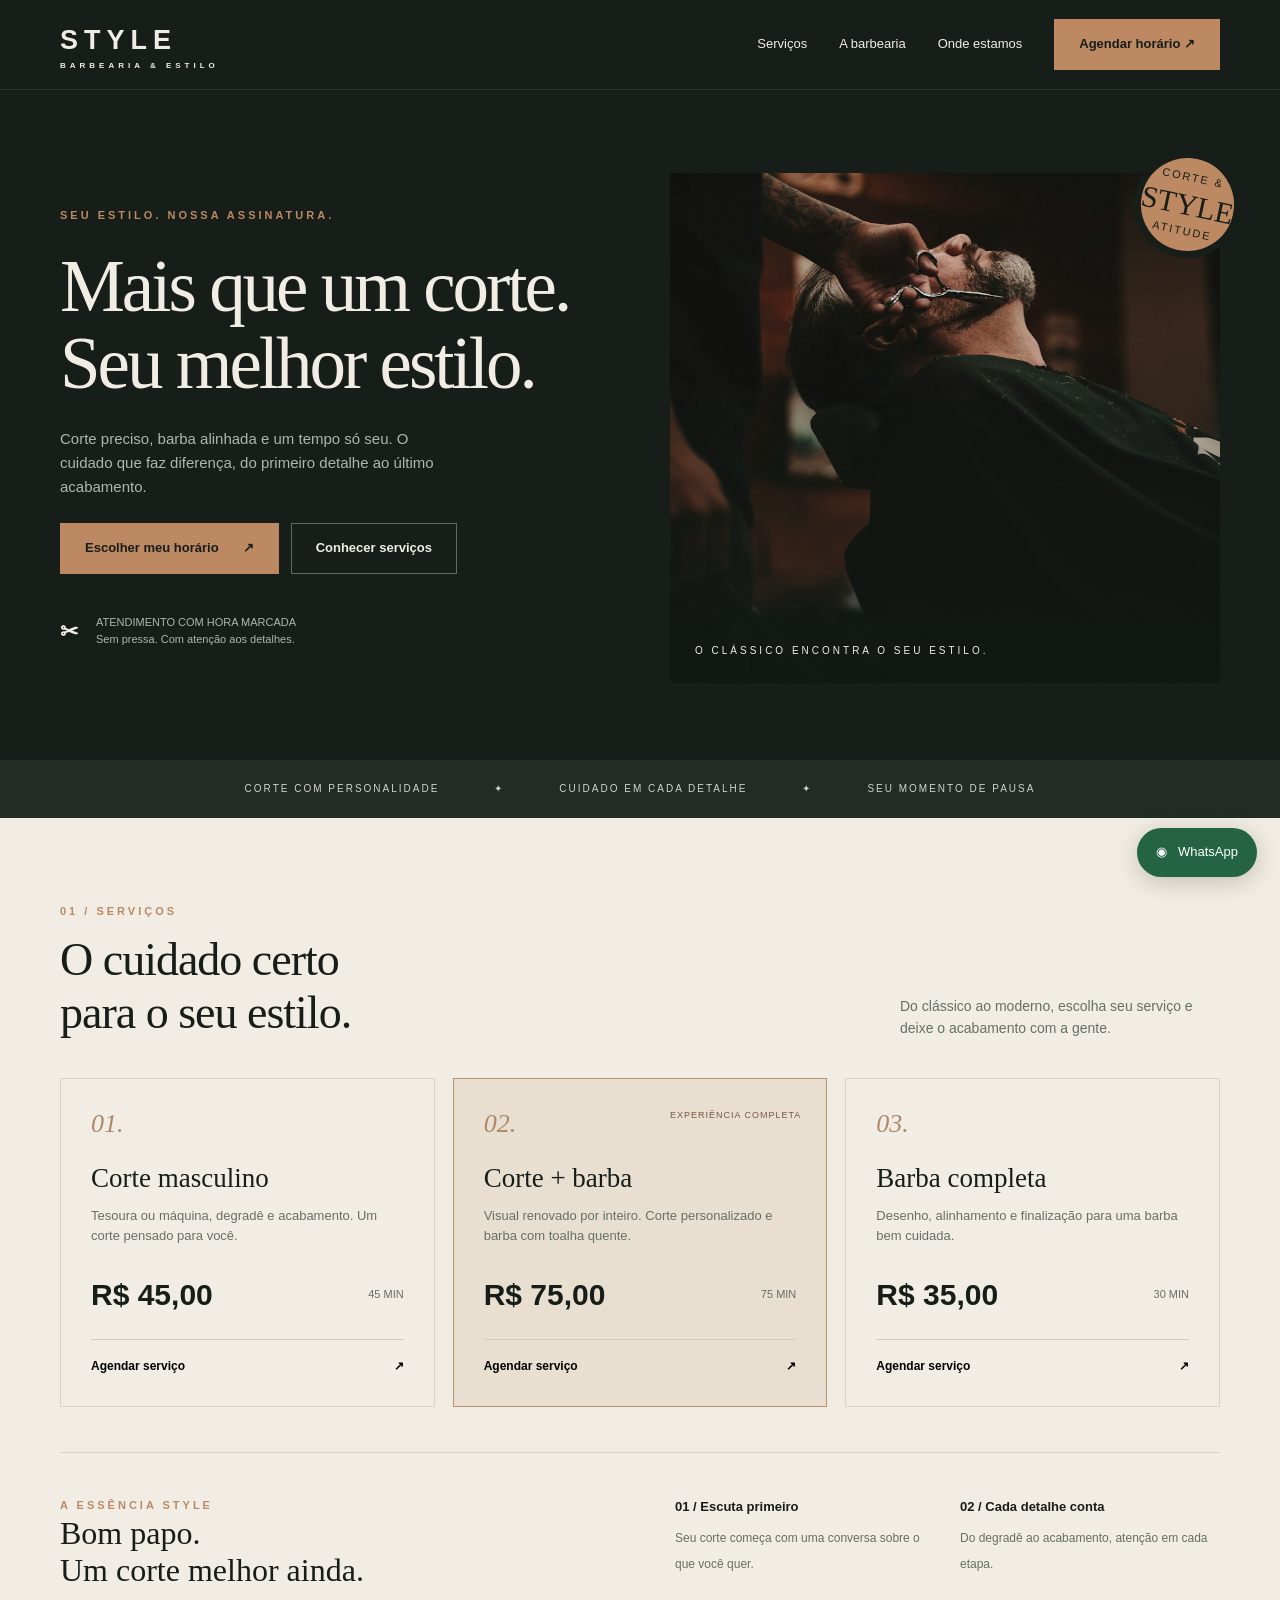
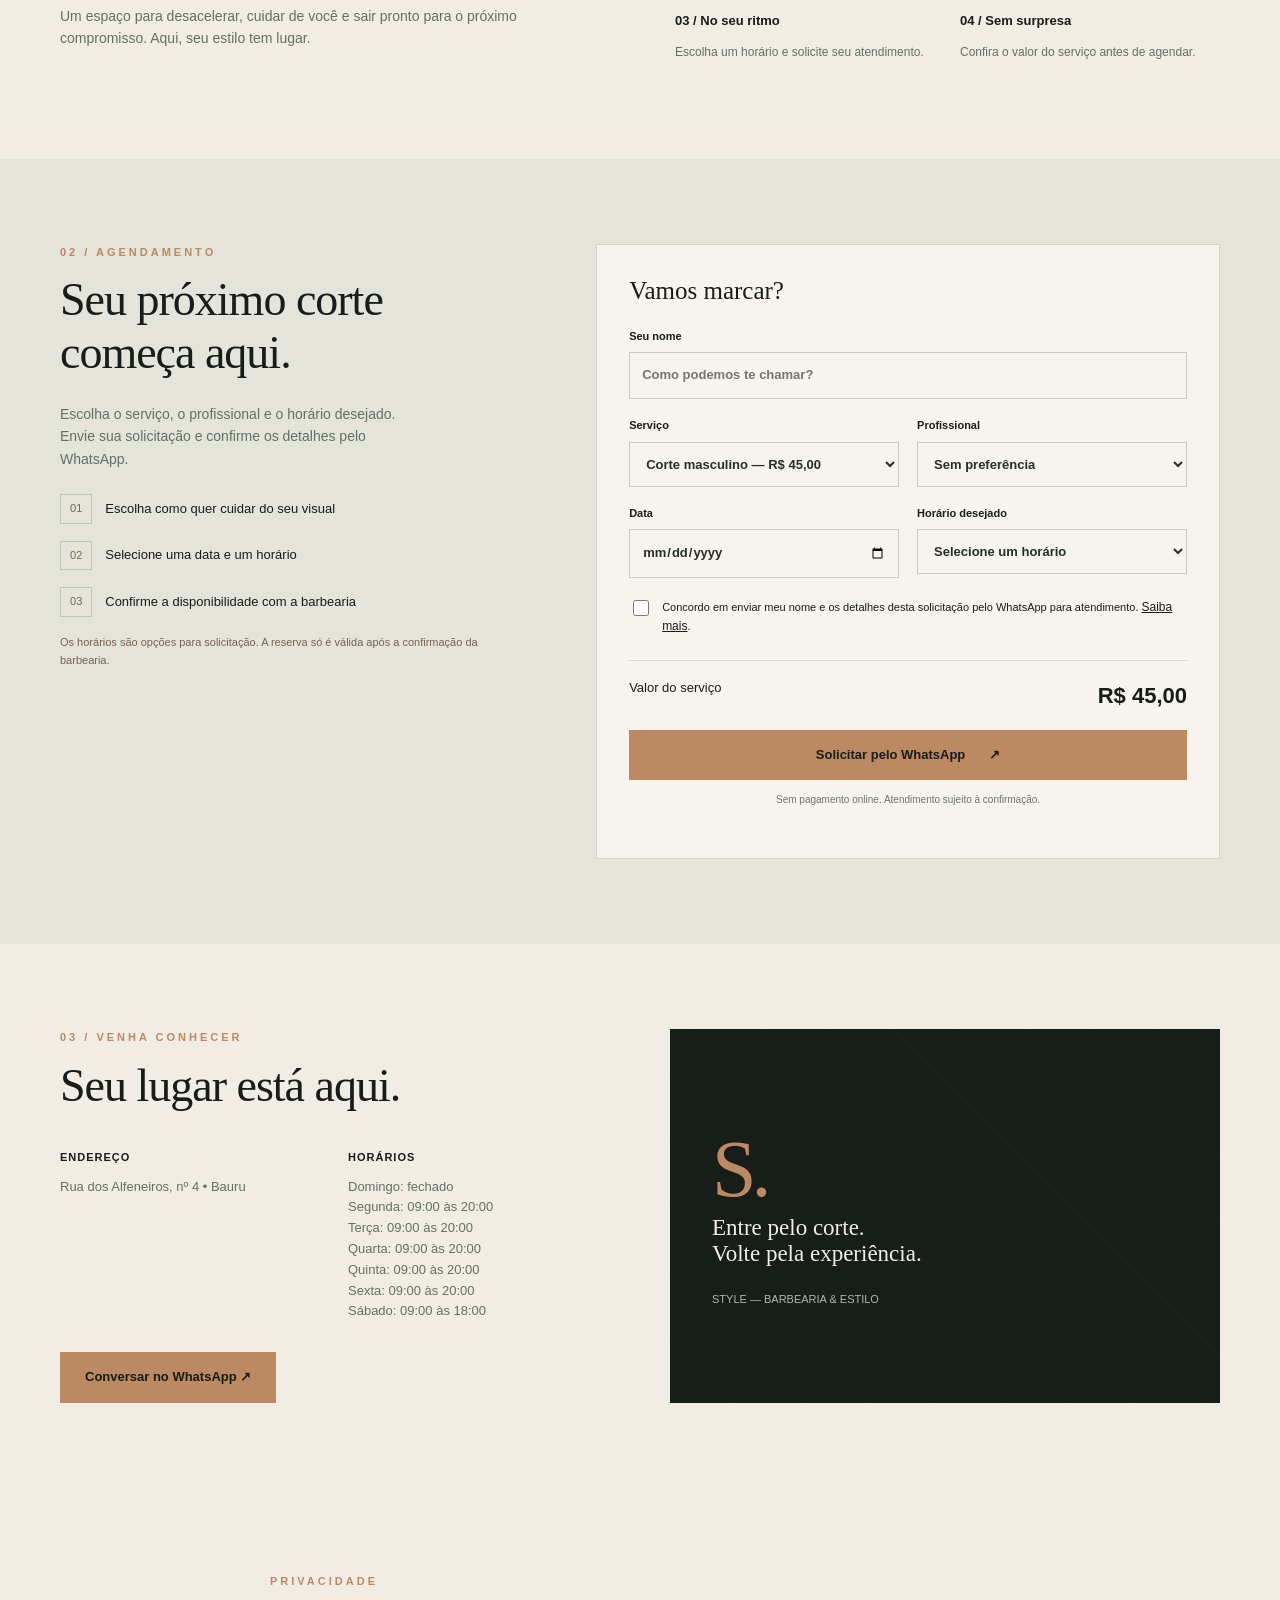
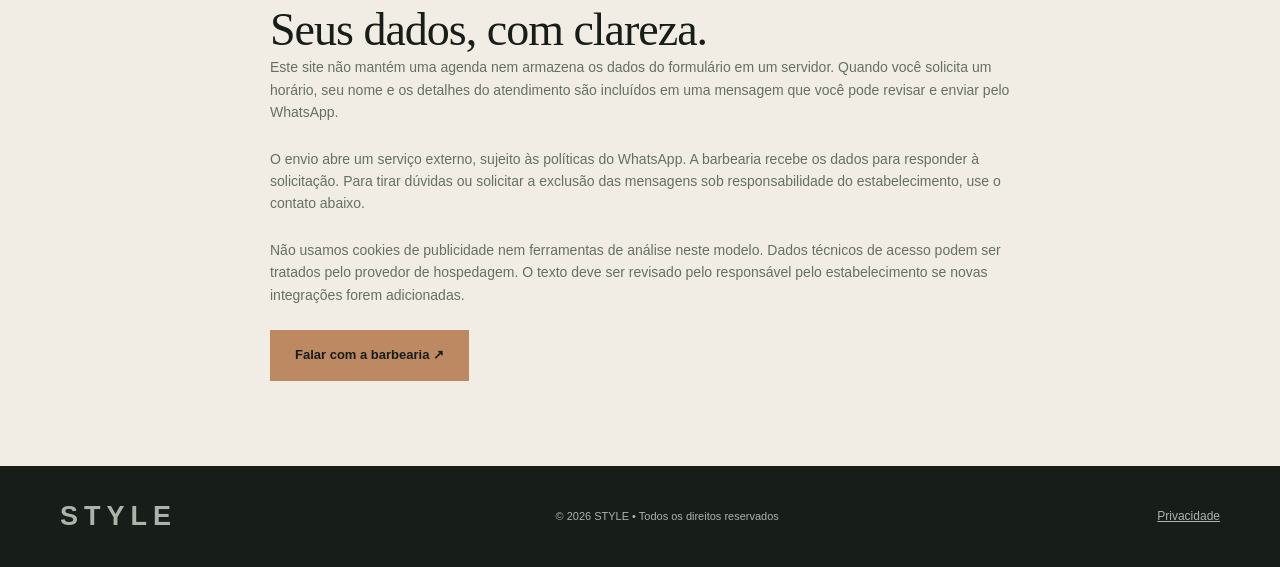
<file: index.html>
<!DOCTYPE html><html lang="pt-BR"><head><meta charset="UTF-8"><meta name="viewport" content="width=device-width, initial-scale=1"><meta name="description" content="STYLE Barbearia: cortes, barba e cuidado masculino. Escolha seu serviço e solicite um horário pelo WhatsApp."><title>STYLE — Barbearia & estilo</title><link rel="icon" href="data:image/svg+xml,%3Csvg xmlns='http://www.w3.org/2000/svg' viewBox='0 0 80 80'%3E%3Crect width='80' height='80' rx='18' fill='%231c211e'/%3E%3Ctext x='20' y='58' font-size='58' fill='%23c99870'%3EB%3C/text%3E%3C/svg%3E"><link rel="stylesheet" href="styles.css"></head><body>
<a class="skip" href="#conteudo">Pular para o conteúdo</a><header><div class="nav"><a class="logo" href="#inicio" aria-label="STYLE início"><span data-brand>STYLE</span><small data-tagline>BARBEARIA & ESTILO</small></a><nav class="links" aria-label="Menu principal"><a href="#servicos">Serviços</a><a href="#sobre">A barbearia</a><a href="#contato">Onde estamos</a><a class="btn" href="#agendar">Agendar horário ↗</a></nav></div></header>
<main id="conteudo"><section class="hero" id="inicio"><div class="hero-inner"><div><div class="eyebrow">Seu estilo. Nossa assinatura.</div><h1 class="hero-title" id="hero-title">Mais que um corte.<br><em>Seu melhor estilo.</em></h1><p class="intro" id="intro">Corte preciso, barba alinhada e um tempo só seu. O cuidado que faz diferença, do primeiro detalhe ao último acabamento.</p><div class="actions"><a class="btn" href="#agendar">Escolher meu horário <span>↗</span></a><a class="btn outline" href="#servicos">Conhecer serviços</a></div><div class="hero-note"><b>✂</b><span>ATENDIMENTO COM HORA MARCADA<br>Sem pressa. Com atenção aos detalhes.</span></div></div><div class="photo" role="img" aria-label="Barbeiro aparando a barba de um cliente"><div class="stamp">CORTE &<b data-brand>STYLE</b>ATITUDE</div><div class="caption">O CLÁSSICO ENCONTRA O SEU ESTILO.</div></div></div></section><div class="strip"><span>CORTE COM PERSONALIDADE</span><span>✦</span><span>CUIDADO EM CADA DETALHE</span><span>✦</span><span>SEU MOMENTO DE PAUSA</span></div>
<section class="section" id="servicos"><div class="heading"><div><div class="eyebrow">01 / Serviços</div><h2>O cuidado certo<br>para o seu estilo.</h2></div><p>Do clássico ao moderno, escolha seu serviço e deixe o acabamento com a gente.</p></div><div class="services" id="services"></div><div class="about" id="sobre"><div><div class="eyebrow">A essência <span data-brand>STYLE</span></div><h3>Bom papo.<br>Um corte melhor ainda.</h3><p id="about-text">Um espaço para desacelerar, cuidar de você e sair pronto para o próximo compromisso. Aqui, seu estilo tem lugar.</p></div><div class="values"><div><b>01 / Escuta primeiro</b><span>Seu corte começa com uma conversa sobre o que você quer.</span></div><div><b>02 / Cada detalhe conta</b><span>Do degradê ao acabamento, atenção em cada etapa.</span></div><div><b>03 / No seu ritmo</b><span>Escolha um horário e solicite seu atendimento.</span></div><div><b>04 / Sem surpresa</b><span>Confira o valor do serviço antes de agendar.</span></div></div></div></section>
<section class="booking-wrap" id="agendar"><div class="section booking"><div><div class="eyebrow">02 / Agendamento</div><h2>Seu próximo corte<br>começa aqui.</h2><p>Escolha o serviço, o profissional e o horário desejado. Envie sua solicitação e confirme os detalhes pelo WhatsApp.</p><ol class="steps"><li>Escolha como quer cuidar do seu visual</li><li>Selecione uma data e um horário</li><li>Confirme a disponibilidade com a barbearia</li></ol><div class="notice">Os horários são opções para solicitação. A reserva só é válida após a confirmação da barbearia.</div></div><form id="booking"><h3 class="form-title">Vamos marcar?</h3><div class="fields"><label class="full">Seu nome<input id="name" placeholder="Como podemos te chamar?" required maxlength="80" autocomplete="name"></label><label>Serviço<select id="service" required></select></label><label>Profissional<select id="professional" required></select></label><label>Data<input type="date" id="date" required></label><label>Horário desejado<select id="time" required></select></label></div><label class="checkbox-label"><input id="consent" type="checkbox" required><span>Concordo em enviar meu nome e os detalhes desta solicitação pelo WhatsApp para atendimento. <a href="#privacidade" class="secondary-link">Saiba mais</a>.</span></label><div class="summary"><span>Valor do serviço</span><strong id="total"></strong></div><button class="btn" type="submit">Solicitar pelo WhatsApp <span>↗</span></button><p class="fine">Sem pagamento online. Atendimento sujeito à confirmação.</p><div id="status" class="status" role="status" aria-live="polite"></div></form></div></section>
<section class="section visit" id="contato"><div><div class="eyebrow">03 / Venha conhecer</div><h2>Seu lugar está aqui.</h2><div class="contact-grid" id="contact-info"></div><button class="btn" id="contact">Conversar no WhatsApp ↗</button></div><div class="place"><div class="big" id="initial">B.</div><p>Entre pelo corte.<br>Volte pela experiência.</p><small><span data-brand>STYLE</span> — <span data-tagline>BARBEARIA & ESTILO</span></small></div></section><section class="section privacy" id="privacidade"><div class="eyebrow">Privacidade</div><h2>Seus dados, com clareza.</h2><p>Este site não mantém uma agenda nem armazena os dados do formulário em um servidor. Quando você solicita um horário, seu nome e os detalhes do atendimento são incluídos em uma mensagem que você pode revisar e enviar pelo WhatsApp.</p><p>O envio abre um serviço externo, sujeito às políticas do WhatsApp. A barbearia recebe os dados para responder à solicitação. Para tirar dúvidas ou solicitar a exclusão das mensagens sob responsabilidade do estabelecimento, use o contato abaixo.</p><p>Não usamos cookies de publicidade nem ferramentas de análise neste modelo. Dados técnicos de acesso podem ser tratados pelo provedor de hospedagem. O texto deve ser revisado pelo responsável pelo estabelecimento se novas integrações forem adicionadas.</p><button class="btn" id="privacy-contact">Falar com a barbearia ↗</button></section></main><footer><div class="footer-inner"><a class="logo" href="#inicio" data-brand>STYLE</a><span>© <span id="year"></span> <span data-brand>STYLE</span> • Todos os direitos reservados</span><a href="#privacidade" class="secondary-link">Privacidade</a></div></footer><button class="wa" id="floating">◉ &nbsp; WhatsApp</button>

<script src="config.js"></script><script src="schedule.js"></script><script src="app.js"></script></body></html>
</file>
<file: styles.css>
:root{--bg:#171d19;--cream:#f2ede4;--accent:#bc8962;--muted:#afb5af}*{box-sizing:border-box}html{scroll-behavior:smooth;scroll-padding-top:90px}body{margin:0;background:var(--cream);color:var(--bg);font:16px/1.6 Arial,sans-serif}button,input,select{font:inherit}button,a{touch-action:manipulation}a{color:inherit;text-decoration:none}button{cursor:pointer}header{background:var(--bg);color:var(--cream);position:sticky;top:0;z-index:10;border-bottom:1px solid #ffffff19}.nav{max-width:1220px;margin:auto;display:flex;align-items:center;justify-content:space-between;padding:19px 30px}.logo{font-weight:900;font-size:27px;letter-spacing:6px}.logo small{font-size:8px;display:block;letter-spacing:4px;line-height:1}.links{display:flex;gap:32px;align-items:center;font-size:13px}.btn{display:inline-flex;align-items:center;justify-content:center;gap:24px;background:var(--accent);border:1px solid var(--accent);padding:14px 24px;color:#171d19;font-weight:700;font-size:13px;transition:.2s}.btn:hover{background:#d7a57c;transform:translateY(-2px)}.outline{background:transparent;border-color:#ffffff55;color:var(--cream)}.hero{background:var(--bg);color:var(--cream);position:relative;overflow:hidden}.hero-inner{max-width:1220px;margin:auto;display:grid;grid-template-columns:1fr 1fr;min-height:670px;padding:70px 30px 65px;gap:60px;align-items:center}.eyebrow{text-transform:uppercase;font-size:11px;letter-spacing:3px;font-weight:700;color:var(--accent)}h1{font-family:Georgia,serif;font-weight:400;font-size:clamp(48px,5.7vw,78px);line-height:1.06;letter-spacing:-3px;margin:24px 0}h1 em{color:var(--accent);font-weight:400}p{margin:0 0 24px}.intro{max-width:400px;color:var(--muted);font-size:15px}.actions{display:flex;gap:12px;flex-wrap:wrap}.hero-note{display:flex;gap:18px;align-items:center;margin-top:40px;font-size:11px;color:var(--muted)}.hero-note b{color:var(--cream);font-size:22px}.photo{position:relative;height:510px;align-self:center;background:#353c33 url('assets/barbearia.jpg') center/cover}.photo:after{content:'';position:absolute;inset:0;background:linear-gradient(0deg,#111b16a8,transparent 70%)}.photo .caption{position:absolute;bottom:24px;left:25px;z-index:1;letter-spacing:3px;font-size:10px}.stamp{position:absolute;right:-21px;top:-22px;border-radius:50%;width:107px;height:107px;background:var(--accent);color:var(--bg);display:grid;place-content:center;text-align:center;transform:rotate(12deg);font:11px/1.8 Arial;letter-spacing:2px;border:7px solid var(--bg)}.stamp b{font:30px Georgia;letter-spacing:0}.strip{background:#232b25;color:#d1d4c9;display:flex;justify-content:center;gap:55px;padding:21px 25px;font-size:10px;letter-spacing:2px;text-align:center}.section{max-width:1220px;padding:85px 30px;margin:auto}.heading{display:flex;justify-content:space-between;align-items:end;gap:30px;margin-bottom:38px}h2{font:400 clamp(32px,4vw,46px)/1.15 Georgia;margin:13px 0 0;letter-spacing:-1px}.heading p{max-width:320px;color:#647064;font-size:14px;margin:0}.services{display:grid;grid-template-columns:repeat(3,1fr);gap:18px}.card{border:1px solid #d6d3c9;padding:30px;position:relative;display:flex;flex-direction:column;min-height:315px}.card.featured{background:#e8dfd1;border-color:#b79372}.card .num{font:italic 26px Georgia;color:#ad8767}.card h3{font:27px Georgia;margin:24px 0 12px}.card p{font-size:13px;color:#657065}.price{font-size:30px;margin-top:auto;display:flex;align-items:center;justify-content:space-between}.price span{font-size:11px;color:#657065}.card button{border:0;border-top:1px solid #d4cbbb;text-align:left;background:transparent;padding:17px 0 0;margin-top:20px;font-size:12px;font-weight:bold;display:flex;justify-content:space-between}.badge{position:absolute;top:29px;right:25px;font-size:9px;letter-spacing:1px;color:#78573d}.about{border-top:1px solid #d6d3c9;padding-top:44px;margin-top:45px;display:grid;grid-template-columns:1fr 1fr;gap:70px}.about p{font-size:14px;color:#647064}.about h3{font:32px Georgia;margin:0 0 16px}.values{display:grid;grid-template-columns:1fr 1fr;gap:25px}.values b{display:block;font-size:13px;margin-bottom:6px}.values span{font-size:12px;color:#647064}.booking-wrap{background:#e4e4da}.booking{display:grid;grid-template-columns:.85fr 1.15fr;gap:75px}.booking p{color:#647064;font-size:14px;max-width:340px;margin-top:23px}.steps{list-style:none;padding:0;counter-reset:steps}.steps li{margin:17px 0;font-size:13px;display:flex;gap:13px;align-items:center}.steps li:before{counter-increment:steps;content:'0' counter(steps);border:1px solid #bec4b9;padding:5px 9px;font-size:11px;color:#77694e}form{background:#f7f4ed;padding:32px;border:1px solid #d2d5c8}.form-title{font:25px Georgia;margin:0 0 23px}.fields{display:grid;grid-template-columns:1fr 1fr;gap:18px}label{font-size:11px;font-weight:700;display:block}input,select{width:100%;background:transparent;border:1px solid #c9ccbf;border-radius:0;padding:12px;margin-top:7px;color:#253027;font-size:13px;min-height:45px}input:focus,select:focus{outline:2px solid var(--accent);outline-offset:2px}.full{grid-column:1/-1}.summary{border-top:1px solid #d8dbd0;display:flex;justify-content:space-between;font-size:13px;margin:24px 0 16px;padding-top:17px}.summary strong{font-size:22px}form .btn{width:100%}.fine{font-size:10px!important;text-align:center;margin:12px 0 0!important;max-width:none!important;color:#6c7568!important}.status{font-size:13px;margin-top:18px;color:#694a30}.visit{display:grid;grid-template-columns:1fr 1fr;gap:60px}.contact-grid{display:grid;grid-template-columns:1fr 1fr;gap:26px;margin:30px 0}.contact-grid b{font-size:11px;letter-spacing:1px}.contact-grid p{font-size:13px;margin:8px 0 0;color:#647064}.place{background:var(--bg);color:var(--cream);padding:42px;display:flex;flex-direction:column;justify-content:center;min-height:300px;background-image:repeating-linear-gradient(45deg,transparent,transparent 45px,#ffffff04 46px,#ffffff04 47px)}.place .big{font:80px Georgia;letter-spacing:-5px;color:var(--accent)}.place p{font:23px Georgia;max-width:300px}.place small{color:#afb5af;font-size:11px}footer{background:var(--bg);color:#adb3ab;padding:29px 30px}.footer-inner{max-width:1160px;margin:auto;display:flex;justify-content:space-between;align-items:center;gap:20px;font-size:11px}.footer-inner button{background:none;color:#c8ac8e;border:0;font-size:11px;text-decoration:underline}.wa{position:fixed;bottom:23px;right:23px;z-index:15;background:#246445;color:white;border:0;border-radius:50px;padding:14px 19px;box-shadow:0 5px 25px #0003;font-size:13px}dialog{border:0;max-width:430px;width:90%;padding:30px;background:var(--cream)}dialog::backdrop{background:#0009}dialog h3{font:26px Georgia;margin-top:0}dialog p{font-size:13px;color:#647064}dialog .btn{margin-top:20px;width:100%}.close{float:right;background:none;border:0;font-size:22px}.demo{font-size:10px;background:#dbcab5;padding:7px;text-align:center;color:#574330}.notice{font-size:11px;color:#77634e;margin-top:15px}@media(max-width:800px){.nav{padding:17px 20px}.links a:not(.btn){display:none}.links .btn{padding:10px 13px;font-size:11px}.logo{font-size:23px}.hero-inner{padding:45px 23px;gap:45px;grid-template-columns:1fr;min-height:auto}h1{font-size:56px}.photo{height:380px;width:100%}.stamp{right:10px}.strip{gap:18px;font-size:8px;letter-spacing:1px}.section{padding:55px 23px}.heading{display:block}.heading p{margin-top:20px}.services{grid-template-columns:1fr}.card{min-height:280px}.about,.booking,.visit{grid-template-columns:1fr;gap:35px}.about{margin-top:35px}.booking p{max-width:none}form{padding:23px}.footer-inner{flex-wrap:wrap}.wa{font-size:12px;bottom:15px;right:15px}.place{min-height:240px}.hero-note{margin-top:25px}}@media(prefers-reduced-motion:reduce){html{scroll-behavior:auto}*{transition:none!important}}

:focus-visible{outline:3px solid var(--accent);outline-offset:4px}.skip{position:absolute;top:-80px;left:15px;z-index:30;background:var(--cream);padding:12px}.skip:focus{top:10px}.services{grid-template-columns:repeat(auto-fit,minmax(min(100%,280px),1fr))}.privacy{max-width:800px}.privacy p{font-size:14px;color:#647064}.site-alert{padding:12px;background:#ece2d4;font-size:12px;margin-top:20px}.unconfigured{display:none}.contact-grid:empty{display:none}.secondary-link{font-size:12px;text-decoration:underline}.checkbox-label{display:flex;align-items:start;gap:10px;margin-top:20px;font-size:11px;font-weight:400}.checkbox-label input{width:16px;min-height:16px;margin-top:2px;flex-shrink:0}.hero-title{white-space:pre-line}
</file>
